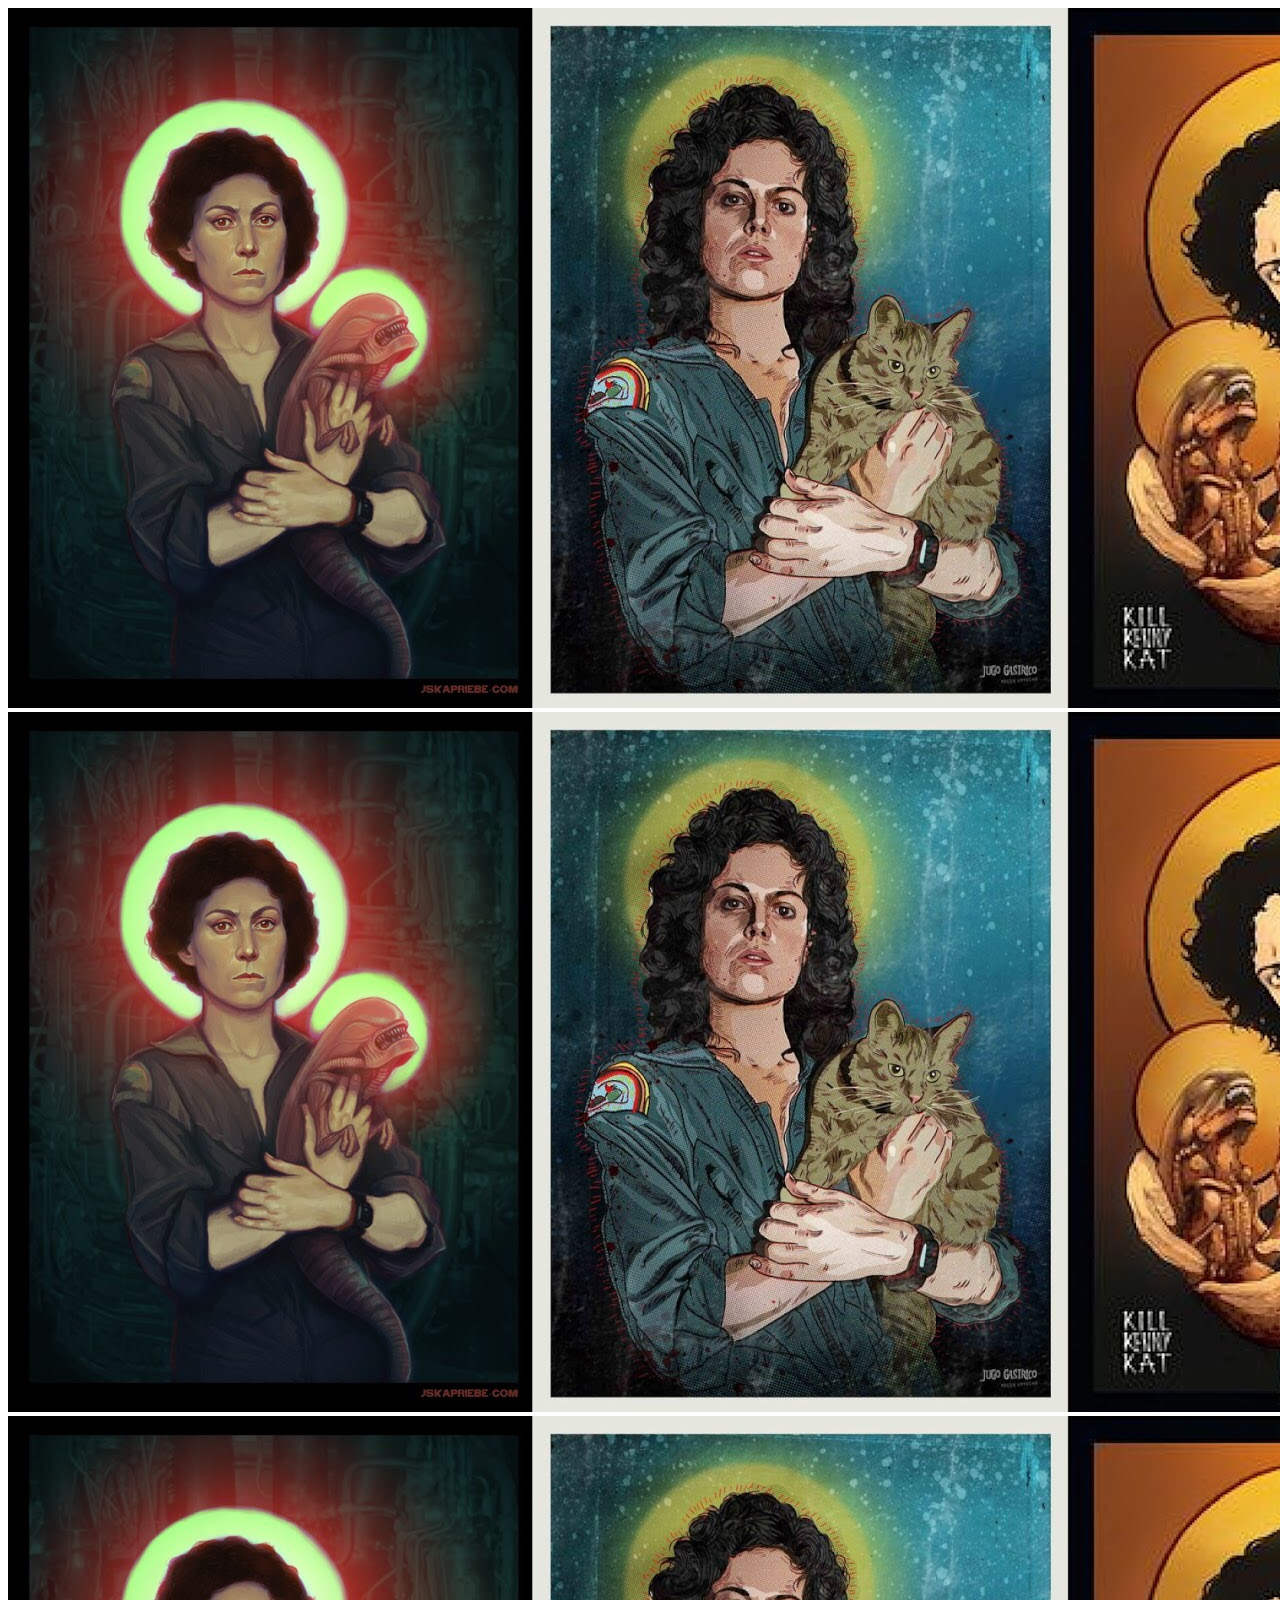
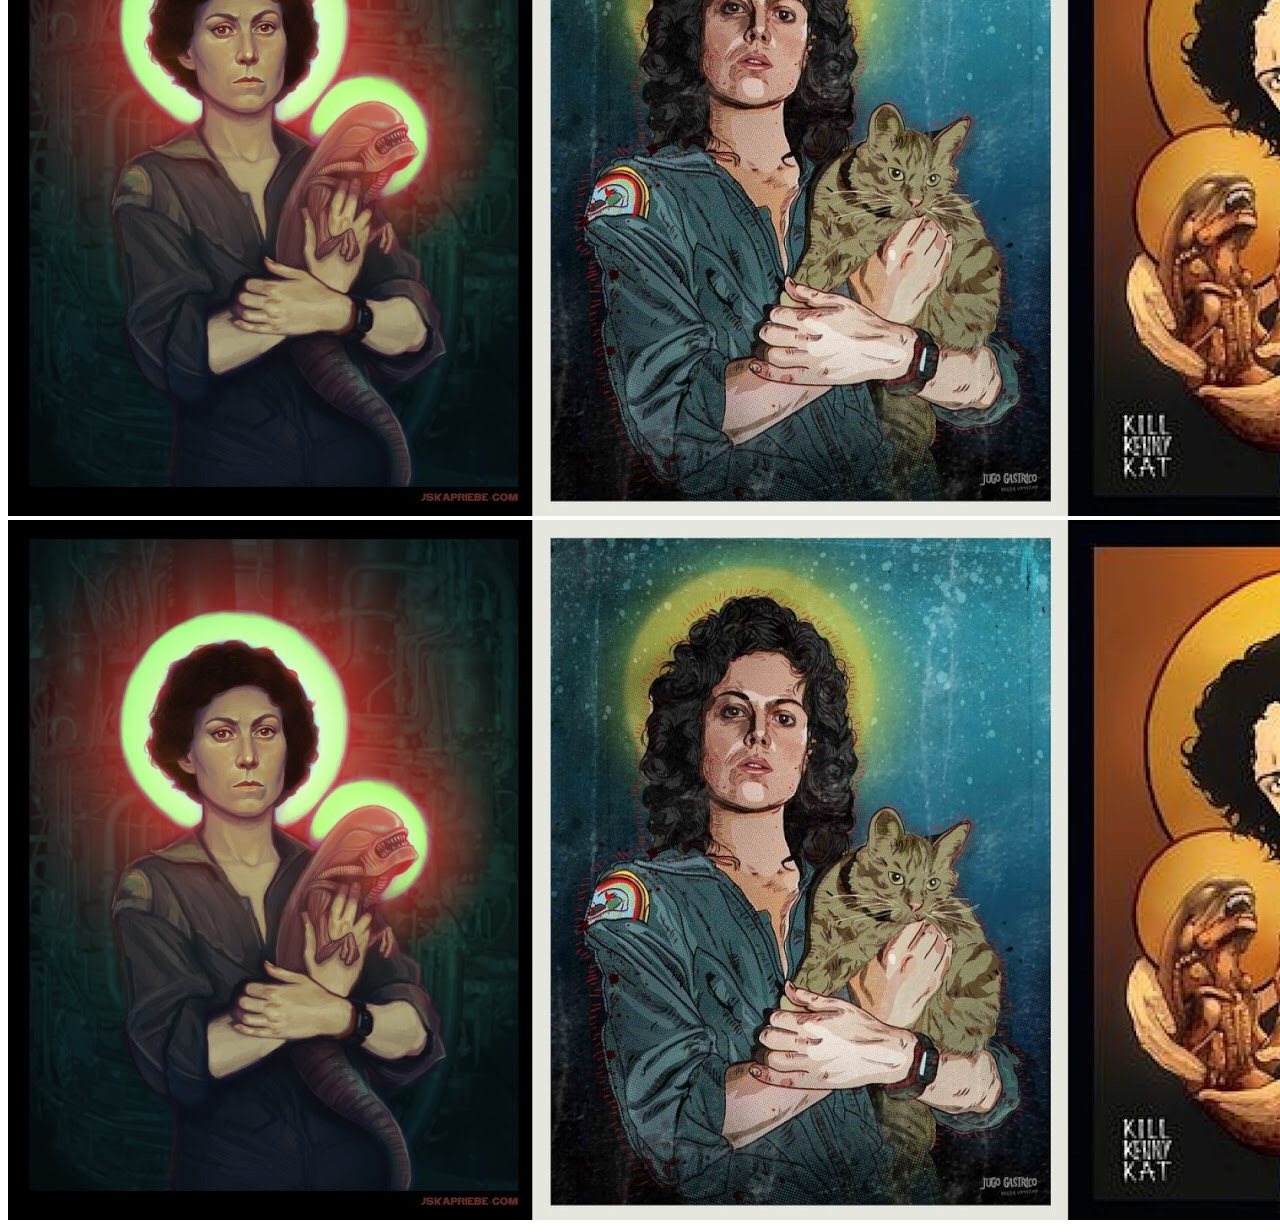
<file: example/index.html>
<!DOCTYPE html>
<html>
  <head>
    <title>Example</title>
    <script src="/example/assets/js/example.js"></script>
    <link rel="stylesheet" href="/example/assets/css/example.css" />
  </head>
  <body>
    <img src="/example/assets/img/example.jpg" /><br />
    <img src="/example/assets/img/example.jpg?1" /><br />
    <img src="/example/assets/img/example.jpg?10" /><br />
    <img src="/example/assets/img/example.jpg?100" />
  </body>
</html>
</file>
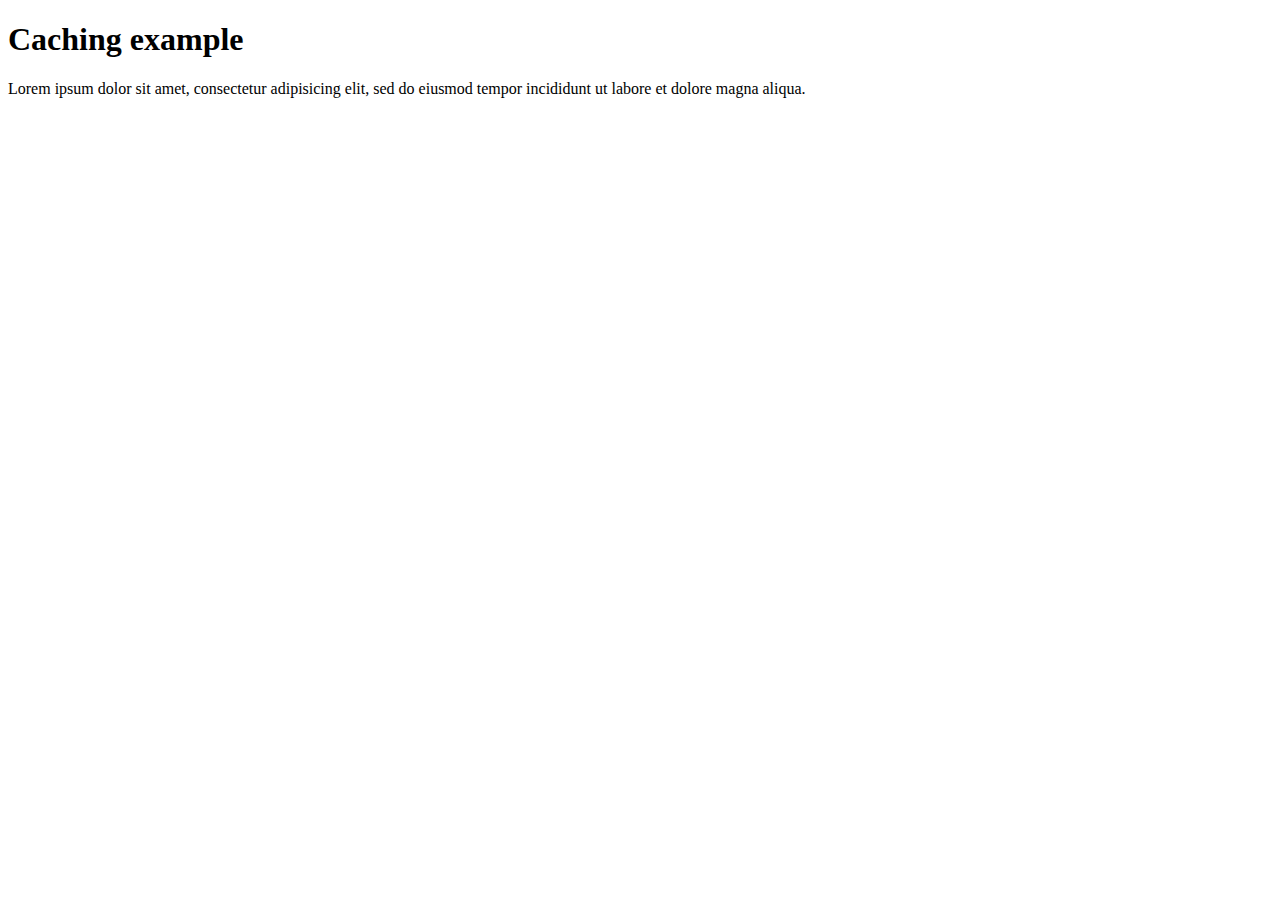
<file: example.html>
<!DOCTYPE html>
<html>
  <head>
    <title>Example</title>
  </head>
  <body>
    <h1>Caching example</h1>
    <p>
      Lorem ipsum dolor sit amet, consectetur adipisicing elit, sed do eiusmod tempor incididunt ut labore et dolore magna aliqua.
    </p>
  </body>
</html>
</file>
<file: example/assets/css/example.css>
#example {
  font-family: Arial;
  font-size: 12px;
  color: black;
}
</file>
